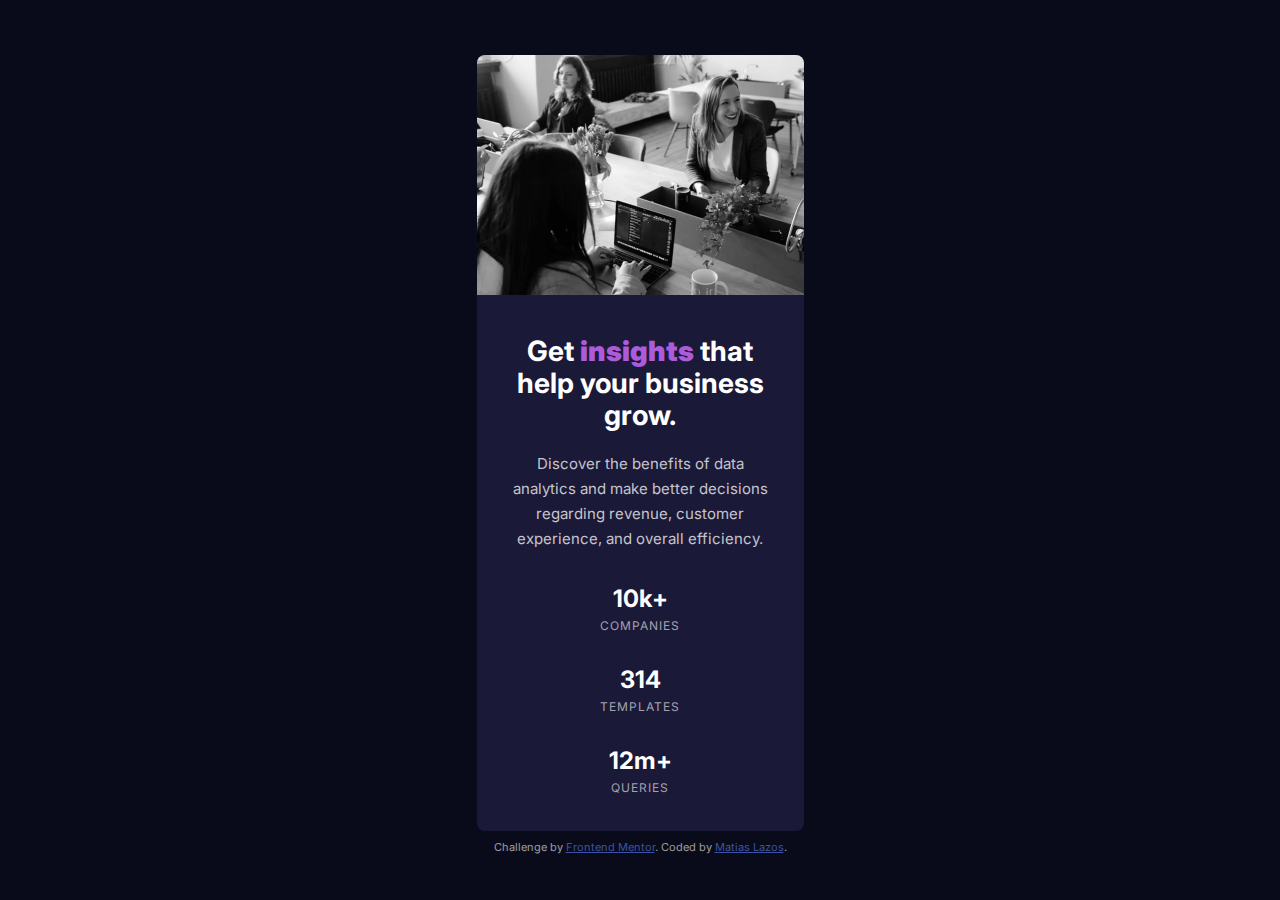
<file: index.html>
<!DOCTYPE html>
<html lang="en">

<head>
  <meta charset="UTF-8" />
  <meta name="viewport" content="width=device-width, initial-scale=1.0" />
  <!-- displays site properly based on user's device -->
  <meta name="mlazos7" content="Matias Lazos" />
  <link rel="icon" type="image/png" sizes="32x32" href="./public/images/favicon-32x32.png" />

  <title>Stats preview card</title>

  <link rel="preconnect" href="https://fonts.gstatic.com" />
  <link href="https://fonts.googleapis.com/css2?family=Inter:wght@400;700&display=swap" rel="stylesheet" />
  <link rel="stylesheet" href="./public/style.css" />
</head>

<body>
  <div class="wrapper">
    <div class="card card--style">
      <div class="card__image">
        <img src="./public/images/image-header-mobile.jpg" alt="">
      </div>
      <div class="card__content">
        <h1>Get <strong>insights</strong> that help your business grow.</h1>

        <h4>
          Discover the benefits of data analytics and make better decisions
          regarding revenue, customer experience, and overall efficiency.
        </h4>

        <div class="card__content__stats">
          <div>
            <p>10k+</p>
            <small>companies</small>
          </div>
          <div>
            <p>314</p>
            <small>templates</small>
          </div>
          <div>
            <p>12m+</p>
            <small>queries</small>
          </div>
        </div>
      </div>
    </div>

    <div class="attribution">
      Challenge by
      <a href="https://www.frontendmentor.io?ref=challenge" target="_blank">Frontend Mentor</a>. Coded by <a
        href="https://github.com/mlazos7">Matias Lazos</a>.
    </div>
  </div>
</body>

</html>
</file>
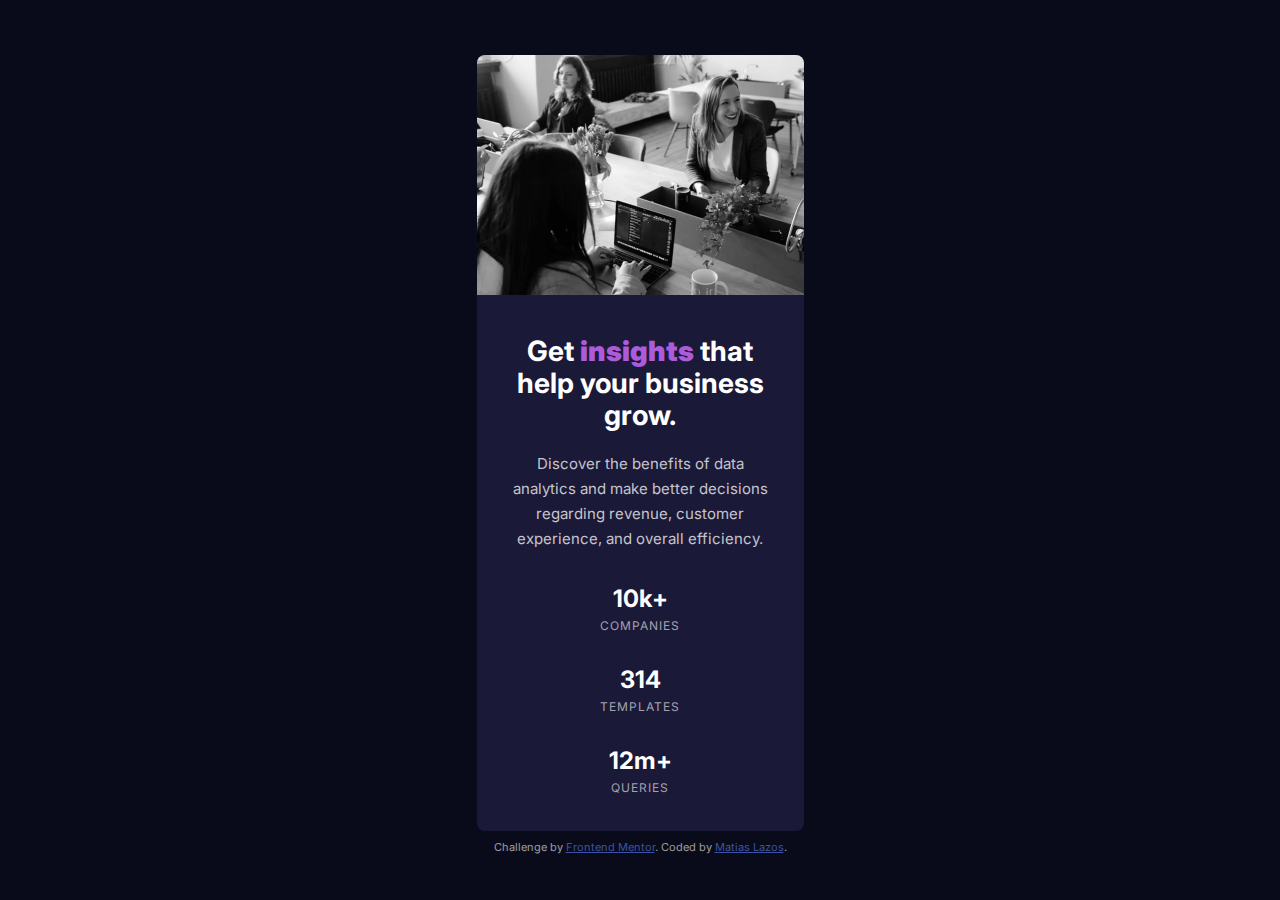
<file: public/index.html>
<!DOCTYPE html>
<html lang="en">

<head>
  <meta charset="UTF-8" />
  <meta name="viewport" content="width=device-width, initial-scale=1.0" />
  <!-- displays site properly based on user's device -->

  <link rel="icon" type="image/png" sizes="32x32" href="./images/favicon-32x32.png" />

  <title>Stats preview card</title>

  <link rel="preconnect" href="https://fonts.gstatic.com" />
  <link href="https://fonts.googleapis.com/css2?family=Inter:wght@400;700&display=swap" rel="stylesheet" />
  <link rel="stylesheet" href="./style.css" />
</head>

<body>
  <div class="wrapper">
    <div class="card card--style">
      <div class="card__image">
        <img src="./images/image-header-mobile.jpg" alt="">
      </div>
      <div class="card__content">
        <h1>Get <strong>insights</strong> that help your business grow.</h1>

        <h4>
          Discover the benefits of data analytics and make better decisions
          regarding revenue, customer experience, and overall efficiency.
        </h4>

        <div class="card__content__stats">
          <div>
            <p>10k+</p>
            <small>companies</small>
          </div>
          <div>
            <p>314</p>
            <small>templates</small>
          </div>
          <div>
            <p>12m+</p>
            <small>queries</small>
          </div>
        </div>
      </div>
    </div>

    <div class="attribution">
      Challenge by
      <a href="https://www.frontendmentor.io?ref=challenge" target="_blank">Frontend Mentor</a>. Coded by <a
        href="https://github.com/mlazos7">Matias Lazos</a>.
    </div>
  </div>
</body>

</html>
</file>
<file: public/style.css>
:root {
  --main-bg-color: hsl(233, 47%, 7%);
  --card-background: hsl(244, 38%, 16%);
  --accent: hsl(277, 64%, 61%);
  --heading-color: hsl(0, 0%, 100%);
  --paragraph-color: hsla(0, 0%, 100%, 0.75);
  --heading-stats: hsla(0, 0%, 100%, 0.6); }

* {
  box-sizing: border-box; }

body {
  font-family: "Inter", sans-serif;
  margin: 0;
  padding: 0;
  background-color: var(--main-bg-color); }

.wrapper {
  display: flex;
  flex-direction: column;
  justify-content: center;
  height: 100vh; }

/* card */
.card {
  width: 327px;
  margin: 0 auto;
  margin-top: 2vh;
  border-radius: 8px;
  display: flex;
  flex-direction: column;
  /* card__image */
  /* card__content */ }
  .card--style {
    text-align: center;
    background-color: var(--card-background);
    font-size: 15px;
    overflow: hidden; }
  .card--style h4 {
    color: var(--paragraph-color);
    font-weight: normal;
    font-size: 15px;
    line-height: 25px; }
  .card--style h1 {
    margin-top: 4vh;
    color: var(--heading-color);
    font-size: 28px;
    font-weight: bold;
    line-height: 32px; }
  .card--style strong {
    color: var(--accent); }
  .card__image {
    order: 0; }
  .card__image img {
    width: auto;
    height: 240px; }
  .card__content {
    order: 1;
    padding: 0 28px;
    padding-bottom: 2vh; }
  .card__content__stats {
    display: flex;
    flex-direction: column; }
  .card__content__stats div {
    width: 100%;
    margin: 1.5vh 0; }
  .card__content__stats p {
    color: var(--heading-color);
    padding: 0;
    margin: 0;
    font-size: 24px;
    font-weight: bold; }
  .card .card__content__stats small {
    display: block;
    padding: 0;
    margin: 0;
    color: var(--heading-stats);
    font-size: 12px;
    line-height: 25px;
    letter-spacing: 1px;
    text-transform: uppercase; }

/* attribution */
.attribution {
  font-size: 11px;
  text-align: center;
  color: var(--heading-stats);
  margin: 1vh 0; }

.attribution a {
  color: #3e52a3; }

/* querys */
@media only screen and (min-width: 1440px) {
  .card {
    flex-direction: row;
    width: 1100px; }
    .card--style h1 {
      text-align: left; }
    .card--style h4 {
      text-align: left; }
    .card__image {
      order: 2; }
    .card__image img {
      height: 100%;
      width: 540px; }
    .card__content {
      padding: 2vh 0;
      padding-left: 5vw;
      padding-right: 9vw; }
    .card__content__stats {
      flex-direction: row;
      justify-content: flex-start; }
    .card__content__stats div {
      text-align: left; } }
</file>
